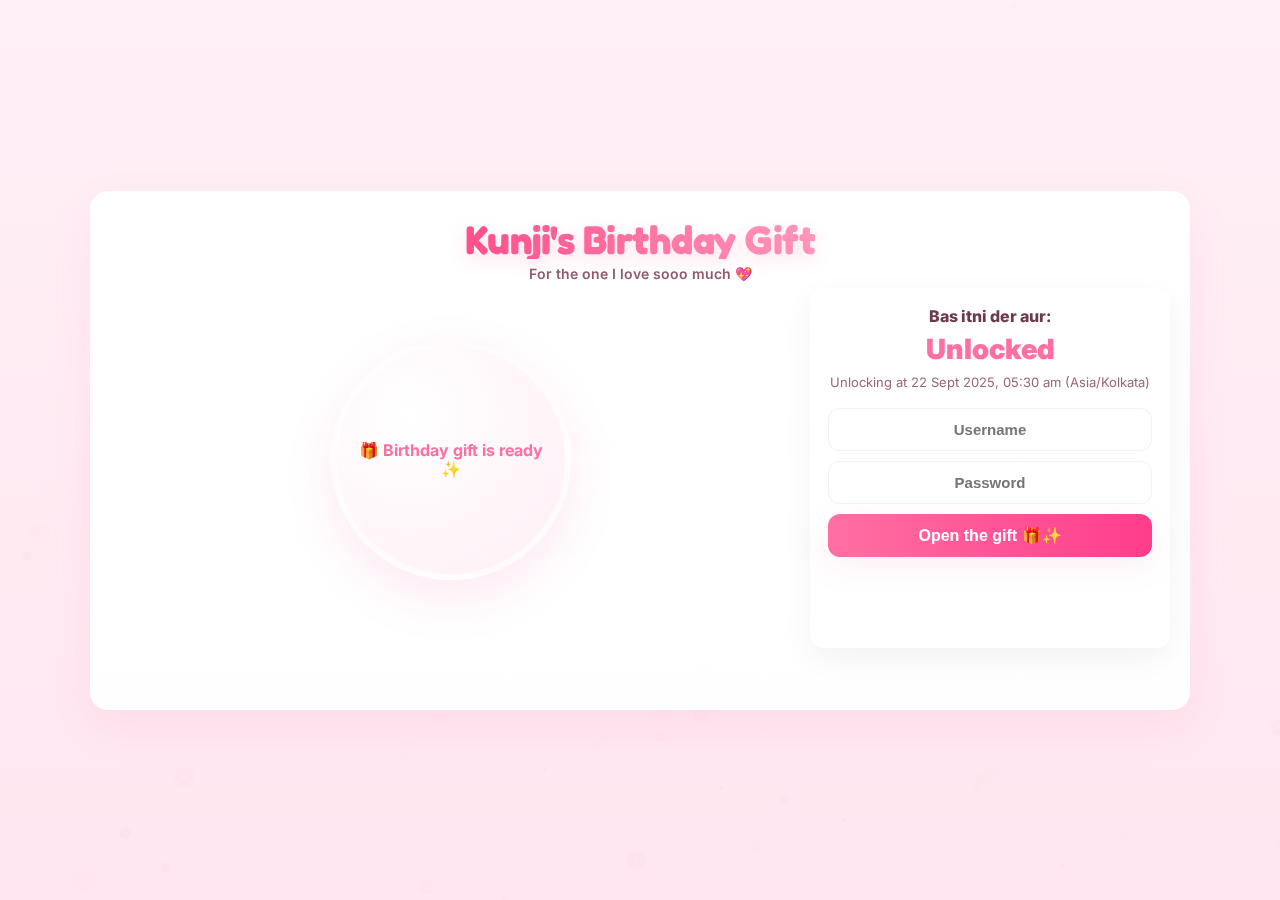
<file: index.html>
<!doctype html>
<html lang="en">
<head>
  <meta charset="utf-8" />
  <meta name="viewport" content="width=device-width,initial-scale=1,viewport-fit=cover" />
  <title>Birthday ✨</title>
  <link href="https://fonts.googleapis.com/css2?family=Fredoka+One&family=Inter:wght@300;400;600;700&display=swap" rel="stylesheet">
  <link rel="stylesheet" href="style.css">
</head>
<body>
  <!-- Animated background canvas (keeps your existing canvas id) -->
  <canvas id="bgCanvas"></canvas>

  <main class="wrap" role="main">
    <section class="card" aria-labelledby="siteTitle">
      <header class="toprow">
        <h1 id="siteTitle" class="logo">Kunji's Birthday Gift</h1>
        <div class="sub">For the one I love sooo much <span aria-hidden>💖</span></div>
      </header>

      <div class="portal-area">
        <div class="scene" aria-hidden="false">
          <div class="door-wrap" id="doorWrap">
            <!-- decorative ring stays for animation -->
            <div class="portal-ring" id="portalRing" aria-hidden="true"></div>

            <!-- the circular gift/portal visual -->
            <div id="door" class="door" aria-hidden="false" role="img" aria-label="Birthday Portal">
              <div class="center" id="doorLabel">✨ Party karne ka time has come! ✨</div>
            </div>

            <!-- centered badge: "Birthday ka gift is ready" (hidden until unlocked by script) -->
            <div class="ready-badge" id="readyBadge" aria-hidden="true">
              <div class="ready-emoji">🎉</div>
              <div class="ready-text">Birthday ka gift is ready ✨</div>
            </div>
          </div>

          <!-- sparkles container (animated via CSS) -->
          <div class="sparkles" id="sparkles" aria-hidden="true">
            <span class="s s1"></span><span class="s s2"></span><span class="s s3"></span>
            <span class="s s4"></span><span class="s s5"></span><span class="s s6"></span>
          </div>
        </div>

        <aside class="controls" aria-label="Gift controls">
          <div class="statusRow">
            <div>
              <!-- friendly copy: "Gift Countdown" -->
              <div class="bigtxt">Bas itni der aur:</div>
              <div class="count" id="statusText">00:00:00</div>
              <div class="opens" id="opensText">Opens at 12:00 AM </div>
            </div>
          </div>

          <form id="loginForm" class="login" aria-label="Login to portal" onsubmit="return false;">
            <input id="userInput" class="inp" placeholder="Username" autocomplete="off" inputmode="text" />
            <input id="passInput" class="inp" type="password" placeholder="Password" inputmode="text" />
            <button id="loginBtn" class="btn" aria-label="Enter the portal">Open the gift 🎁✨</button>

            <div id="msgContainer" class="msgContainer" aria-live="polite">
              <div id="msgInfo" class="msg info" role="status"></div>
              <div id="msgSuccess" class="msg success" role="status"></div>
              <div id="msgErr" class="msg error" role="alert"></div>
            </div>
          </form>

          <div class="video-wrap" id="videoWrap" aria-hidden="true"></div>
        </aside>
      </div>
    </section>
  </main>

  <script src="script.js"></script>
</body>
</html>
</file>
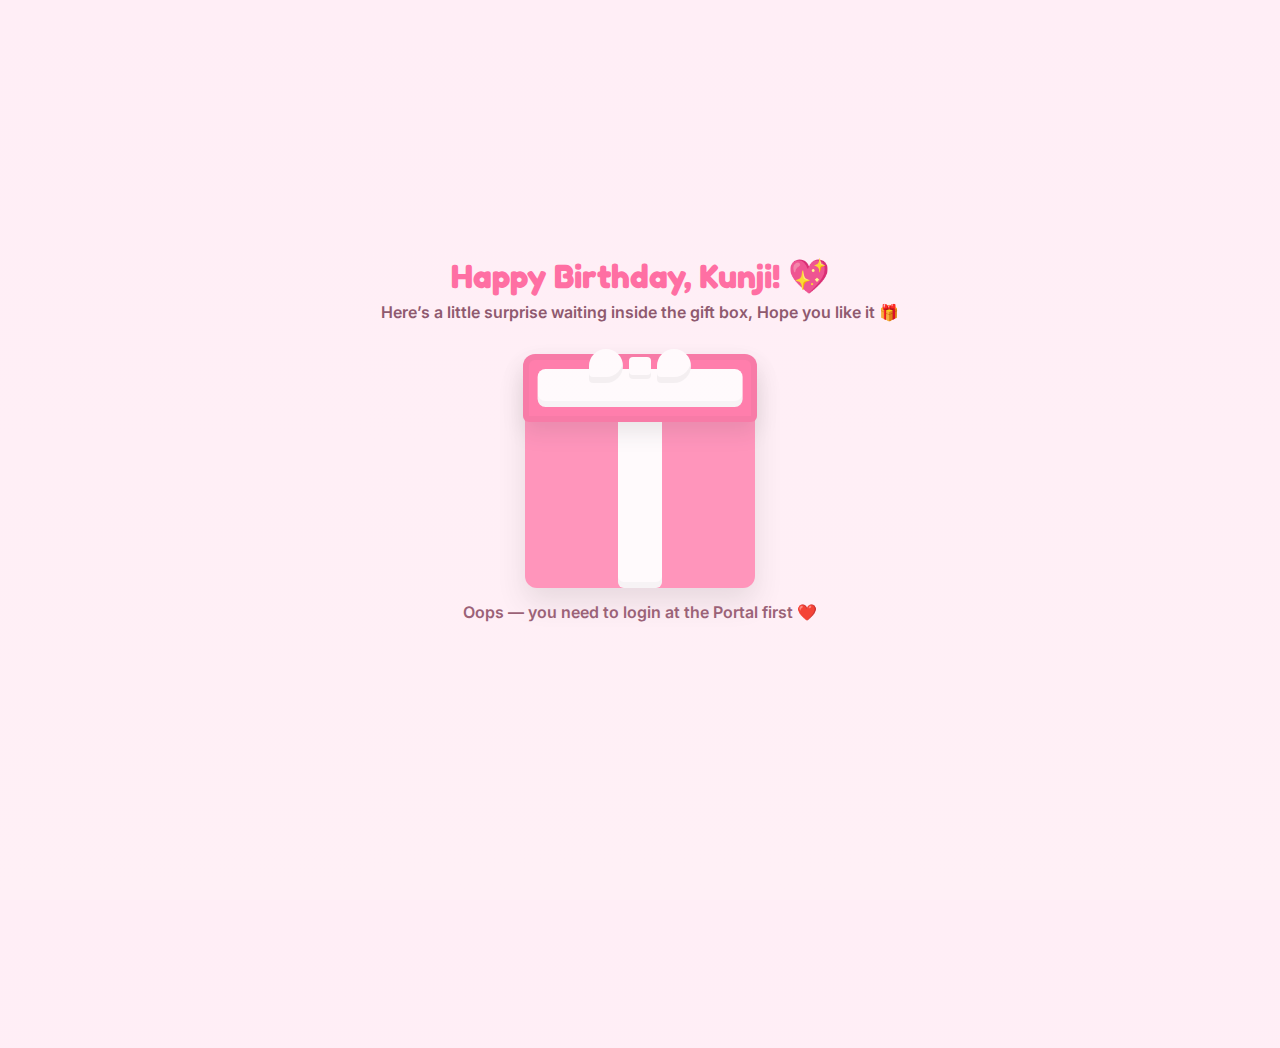
<file: bday.html>
<!doctype html>
<html lang="en">
<head>
  <meta charset="utf-8" />
  <meta name="viewport" content="width=device-width,initial-scale=1" />
  <title>Happy Birthday ✨</title>
  <link href="https://fonts.googleapis.com/css2?family=Fredoka+One&family=Inter:wght@400;600;700&display=swap" rel="stylesheet">
  <style>
    :root{
      --bg1:#fff0f6;
      --accent:#ff6fa3;
      --lid:#ff4f8d;
      --ribbon:#ffffff;
      --text:#6b4052;
      --card-shadow: 0 14px 28px rgba(0,0,0,0.13);
    }
    *{box-sizing:border-box}
    html,body{
      height:100%;margin:0;font-family:Inter,system-ui,-apple-system,'Segoe UI',Roboto;
      background:linear-gradient(180deg,#ffeef6,#fff0f6);
      color:var(--text);
      display:flex;align-items:center;justify-content:center;padding:18px;overflow:hidden;
    }
    .wrap{width:100%;max-width:980px;text-align:center;padding-bottom:30px}
    h1{font-family:'Fredoka One',cursive;color:var(--accent);font-size:2.1rem;margin:6px 0 6px}
    p{margin:0 0 18px;color:#8f5a6f;font-weight:600}

    /* balloons (background, not blocking) */
    .balloons{position:absolute;inset:0;pointer-events:none;z-index:1}
    .balloon{position:absolute;bottom:-120px;width:54px;height:74px;border-radius:50%/60% 60% 40% 40%;box-shadow:inset -6px -10px rgba(0,0,0,0.08);animation:floatUp linear infinite}
    .balloon::after{content:'';position:absolute;left:50%;transform:translateX(-50%);width:2px;height:40px;background:rgba(0,0,0,0.12);top:62px;border-radius:2px}
    @keyframes floatUp{0%{transform:translateY(0)}100%{transform:translateY(-120vh)}}
    .balloons.paused .balloon{animation-play-state:paused;opacity:0;transition:opacity 600ms ease}

    /* gift area */
    .gift-wrap{display:flex;justify-content:center;align-items:center;margin-top:4vh;z-index:2;position:relative}
    .gift{
      width:230px;height:230px;position:relative;cursor:pointer;perspective:900px;display:inline-block;outline:none;
      -webkit-tap-highlight-color: transparent;
    }

    /* bottom box */
    .box{
      width:100%;height:100%;
      background:var(--accent);
      border-radius:12px;
      box-shadow:var(--card-shadow);
      position:absolute;bottom:0;z-index:1;overflow:hidden;
      display:flex;align-items:center;justify-content:center;
    }

    /* vertical ribbon sits visually centered and is a bit thicker */
    .ribbon-vert{
      position:absolute;
      left:50%;top:0;bottom:0;
      width:44px; /* increased width for visible ribbon */
      background:var(--ribbon);
      transform:translateX(-50%);
      border-radius:6px;
      z-index:2;
      box-shadow:inset 0 -6px rgba(0,0,0,0.04);
    }

    /* lid (on top) - lid includes horizontal ribbon and bow */
    .lid{
      width:102%; /* slightly wider to cover edges and look natural */
      left:-1%;
      height:68px;
      background:var(--lid);
      position:absolute;top:-4px;
      border-radius:12px 12px 6px 6px;
      transform-origin:bottom center;
      transition:transform 920ms cubic-bezier(.22,.9,.3,1);
      box-shadow:0 10px 22px rgba(0,0,0,0.12);
      z-index:4;
      border:6px solid rgba(0,0,0,0.04);
      overflow:visible;
    }

    /* horizontal ribbon attached to lid (thicker, symmetric) */
    .ribbon-horiz{
      position:absolute;
      left:50%; top:50%;
      transform:translate(-50%,-50%);
      width:92%;
      height:38px; /* thicker ribbon */
      background:var(--ribbon);
      border-radius:8px;
      box-shadow:inset 0 -6px rgba(0,0,0,0.04);
      z-index:5;
    }

    /* bow sits on lid, centered; improved shape */
    .bow{
      position:absolute;left:50%;top:-12px;transform:translateX(-50%);display:flex;gap:6px;z-index:6;
      height:36px;align-items:center;justify-content:center;
    }
    .bow .loop{
      width:34px;height:34px;border-radius:50% 50% 50% 12%;background:var(--ribbon);
      transform-origin:center;box-shadow:inset 0 -6px rgba(0,0,0,0.06);
    }
    .bow .knot{
      width:22px;height:22px;border-radius:4px;background:var(--ribbon);box-shadow:inset 0 -4px rgba(0,0,0,0.06);
      transform:translateY(2px);
    }

    /* lid open transform */
    .gift.open .lid{
      transform:rotateX(160deg) rotateZ(-14deg) translateY(-24px) translateZ(0);
    }
    /* bow moves with lid because it is inside the lid element */
    .gift.open .lid .bow{ /* slight extra tilt if desired */ transform:translateX(-50%) rotate(-6deg); }

    /* hint text */
    .hint{margin-top:14px;color:#9b6277;font-weight:600;z-index:2;position:relative}

    /* video reveal slides up from box interior */
    .video-wrap{
      margin-top:18px;display:none;justify-content:center;z-index:3;position:relative;
      flex-direction:column;align-items:center;
      opacity:0;transform:translateY(48px);
      transition:opacity .9s ease, transform .9s ease;
    }
    .video-wrap.show{display:flex;opacity:1;transform:translateY(0)}
    .video-iframe{
      width:92%;max-width:820px;height:52vw;max-height:520px;border-radius:12px;border:0;
      box-shadow:0 18px 48px rgba(0,0,0,0.12);z-index:3;background:#000;
    }

    /* actions (download) - keep centered, responsive */
    .actions{margin-top:16px;display:flex;justify-content:center;z-index:3;flex-wrap:wrap;gap:12px}
    .btn{
      padding:10px 16px;border-radius:12px;border:0;
      background:linear-gradient(90deg,var(--accent),#ff3d8b);
      color:white;font-weight:700;cursor:pointer;text-decoration:none;display:inline-block;
      box-shadow:0 8px 24px rgba(255,105,180,0.12);
    }
    .link-muted{padding:10px 14px;border-radius:12px;border:1px solid rgba(0,0,0,0.06);background:white;color:#7a4d63;font-weight:700;text-decoration:none}

    @media(max-width:880px){
      .gift{width:170px;height:170px}
      .lid{height:56px}
      .ribbon-vert{width:36px}
      .ribbon-horiz{height:32px}
      .bow .loop{width:28px;height:28px}
      .video-iframe{height:56vw;max-height:360px}
    }
  </style>
</head>
<body>
  <div class="wrap">
    <h1>Happy Birthday, Kunji! 💖</h1>
    <p>Here’s a little surprise waiting inside the gift box, Hope you like it 🎁</p>

    <!-- decorative balloons -->
    <div class="balloons" id="balloons">
      <div class="balloon" style="left:6%;background:#ff6fa3;animation-duration:9s;animation-delay:0s"></div>
      <div class="balloon" style="left:22%;background:#f5a623;animation-duration:10s;animation-delay:1.2s"></div>
      <div class="balloon" style="left:42%;background:#7ed321;animation-duration:11s;animation-delay:0.6s"></div>
      <div class="balloon" style="left:62%;background:#50e3c2;animation-duration:9.6s;animation-delay:2.0s"></div>
      <div class="balloon" style="left:82%;background:#bd10e0;animation-duration:12s;animation-delay:1.0s"></div>
    </div>

    <!-- gift -->
    <div class="gift-wrap">
      <div class="gift" id="gift" role="button" tabindex="0" aria-label="Open gift">
        <div class="lid" id="lid">
          <div class="ribbon-horiz"></div>
          <div class="bow">
            <div class="loop"></div>
            <div class="knot"></div>
            <div class="loop"></div>
          </div>
        </div>

        <div class="box">
          <div class="ribbon-vert"></div>
        </div>
      </div>
    </div>

    <div class="hint" id="hint">Tap the gift to open it 🎁✨</div>

    <!-- video + download -->
    <div class="video-wrap" id="videoWrap" aria-hidden="true">
      <iframe id="drivePlayer" class="video-iframe" src="" allow="autoplay; encrypted-media; picture-in-picture" allowfullscreen></iframe>

      <div class="actions" id="actions" style="display:none">
        <a id="downloadBtn" class="btn" href="#" target="_blank" rel="noopener">⬇️ Download Video</a>
        <a id="openDrive" class="link-muted" href="#" target="_blank" rel="noopener">Open in Drive</a>
      </div>
    </div>
  </div>

<script>
  // CONFIG: your drive file id from earlier
  const DRIVE_FILE_ID = "1K4eSyBg9_yUMyxKIgUhBN0c8zx1GSXE2";

  // nodes
  const gift = document.getElementById('gift');
  const lid = document.getElementById('lid');
  const videoWrap = document.getElementById('videoWrap');
  const drivePlayer = document.getElementById('drivePlayer');
  const hint = document.getElementById('hint');
  const actions = document.getElementById('actions');
  const downloadBtn = document.getElementById('downloadBtn');
  const openDrive = document.getElementById('openDrive');
  const balloons = document.getElementById('balloons');

  function hasAccess(){
    try { return sessionStorage.getItem('portal_unlocked') === '1'; }
    catch(e){ return false; }
  }

  function denyAccess(){
    hint.textContent = "Oops — you need to login at the Portal first ❤️";
    gift.style.pointerEvents = 'none';
    gift.style.opacity = 0.7;
    if(balloons) balloons.classList.add('paused');
  }

  function openGift(){
    if(gift.classList.contains('open')) return;
    gift.classList.add('open');

    // pause/fade balloons
    if(balloons) balloons.classList.add('paused');

    // reveal video after lid tilt
    setTimeout(()=> {
      drivePlayer.src = `https://drive.google.com/file/d/${DRIVE_FILE_ID}/preview`;
      videoWrap.classList.add('show');
      videoWrap.setAttribute('aria-hidden','false');

      // show actions and links
      downloadBtn.href = `https://drive.google.com/uc?export=download&id=${DRIVE_FILE_ID}`;
      openDrive.href = `https://drive.google.com/file/d/${DRIVE_FILE_ID}/view`;
      actions.style.display = 'flex';

      hint.textContent = "Enjoy your surprise 💕";

      // clear session flag so refresh won't auto-open again (optional)
      try { sessionStorage.removeItem('portal_unlocked'); } catch(e){}
    }, 920);
  }

  // click & keyboard
  gift.addEventListener('click', ()=>{
    if(!hasAccess()){ denyAccess(); return; }
    openGift();
  });
  gift.addEventListener('keydown', (e)=>{
    if(e.key === 'Enter' || e.key === ' '){
      e.preventDefault();
      if(!hasAccess()){ denyAccess(); return; }
      openGift();
    }
  });

 // only check access, don’t auto-open
window.addEventListener('load', ()=>{
  if(!hasAccess()){
    setTimeout(()=> denyAccess(), 300);
  }
});

</script>
</body>
</html>
</file>
<file: style.css>
:root{
  --bg1:#fff0f6; --bg2:#ffe6f0;
  --accent:#ff6fa3; --accent-600:#ff3d8b;
  --muted:#f6dfe6; --card:#ffffff;
  --text:#6b4052; --soft-shadow: 0 16px 40px rgba(255,105,180,0.10);
  --glass: rgba(255,255,255,0.85);
  --radius:18px;
  --break:880px;
}

/* base */
*{box-sizing:border-box;-webkit-tap-highlight-color:transparent}
html,body{height:100%;margin:0;font-family:Inter,Comfortaa,system-ui,-apple-system,'Segoe UI',Roboto,'Helvetica Neue',Arial;color:var(--text);background:linear-gradient(180deg,var(--bg1),var(--bg2));-webkit-font-smoothing:antialiased}
#bgCanvas{position:fixed;left:0;top:0;width:100%;height:100%;z-index:0;pointer-events:none}

/* layout */
.wrap{min-height:100vh;display:flex;align-items:center;justify-content:center;padding:18px;position:relative;z-index:1}
.card{width:100%;max-width:1100px;background:linear-gradient(180deg,rgba(255,255,255,0.98),rgba(255,255,255,0.96));border-radius:var(--radius);padding:28px 20px 62px 20px;box-shadow:var(--soft-shadow);overflow:hidden;position:relative}

/* header - center the title and make it the hero */
.toprow{display:flex;flex-direction:column;align-items:center;justify-content:center;gap:6px;margin-bottom:6px}
.logo{
  font-family:'Fredoka One',cursive;
  font-size:40px; /* bigger hero size */
  margin:0;
  line-height:1;
  /* gradient text */
  background: linear-gradient(90deg, #ff4f8b, #ff9bbf);
  -webkit-background-clip: text;
  -webkit-text-fill-color: transparent;
  text-shadow: 0 6px 18px rgba(255,100,150,0.18);
  letter-spacing: -0.5px;
}
.sub{font-weight:600;color:#8f5a6f;font-size:14px}

/* main grid */
.portal-area{display:flex;gap:18px;align-items:stretch}
.scene{flex:1;display:flex;align-items:center;justify-content:center;position:relative;padding:24px 14px 40px 14px;height:360px}
.controls{width:360px;padding:18px;border-radius:14px;background:linear-gradient(180deg,rgba(255,255,255,0.99),rgba(255,255,255,0.98));box-shadow:0 10px 30px rgba(0,0,0,0.05);display:flex;flex-direction:column;align-items:stretch;justify-content:flex-start}

/* portal visuals */
.door-wrap{position:relative;display:flex;align-items:center;justify-content:center;width:100%}

/* REMOVE the big blurred ring */
.portal-ring{display:none !important;}

.door{width:240px;height:240px;border-radius:50%;background:radial-gradient(circle at 32% 30%, #fff,#ffeff6);border:6px solid rgba(255,255,255,0.6);box-shadow:0 18px 48px rgba(255,105,180,0.14);display:flex;align-items:center;justify-content:center;transition:transform .45s cubic-bezier(.2,.9,.3,1);z-index:2}
.door:hover{transform:scale(1.02) translateY(-2px)}
.door .center{font-weight:700;color:var(--accent);text-align:center;padding:18px;line-height:1.2;font-size:16px}

/* ready badge (centered near card bottom now) */
.ready-badge{
  position:absolute;
  left:50%;
  bottom:28px;
  transform:translateX(-50%) scale(.98);
  z-index:4;
  background:linear-gradient(180deg,rgba(255,255,255,0.95),rgba(255,255,255,0.92));
  padding:12px 18px;border-radius:999px;box-shadow:0 18px 40px rgba(255,105,180,0.06);display:flex;align-items:center;gap:10px;opacity:0;pointer-events:none;
  transition:all .6s cubic-bezier(.2,.9,.3,1);
  backdrop-filter: blur(6px);
  border: 1px solid rgba(255,120,170,0.06);
}
.ready-badge.show{
  opacity:1;transform:translateX(-50%) scale(1);animation:badgePop .6s cubic-bezier(.2,.9,.3,1) both;
  box-shadow: 0 20px 50px rgba(255,90,140,0.10), 0 6px 18px rgba(255,120,170,0.05);
}
@keyframes badgePop{0%{transform:translateX(-50%) scale(.72);opacity:0}70%{transform:translateX(-50%) scale(1.06)}100%{transform:translateX(-50%) scale(1);opacity:1}}
.ready-emoji{font-size:18px}
.ready-text{color:#c63a73;font-weight:800;font-size:15px;letter-spacing:0.2px}
.ready-badge.show::after{
  content:"";
  position:absolute;
  left:50%; top:50%;
  width:200%; height:200%;
  transform:translate(-50%,-50%);
  border-radius:50%;
  background: radial-gradient(circle, rgba(255,145,185,0.12), rgba(255,145,185,0));
  z-index:-1;
  animation:glowPulse 1.6s ease-out infinite;
}
@keyframes glowPulse{
  0%{opacity:0.0; transform:translate(-50%,-50%) scale(.9)}
  50%{opacity:0.9; transform:translate(-50%,-50%) scale(1.02)}
  100%{opacity:0; transform:translate(-50%,-50%) scale(1.12)}
}

/* sparkles */
.sparkles{position:absolute;inset:0;pointer-events:none;z-index:1}
.sparkles .s{position:absolute;width:8px;height:8px;border-radius:50%;background:rgba(255,255,255,0.9);box-shadow:0 0 14px rgba(255,200,230,0.7);opacity:0.0;transform:scale(.6)}
.sparkles .s1{left:16%;top:28%;animation:sp1 3.8s ease-in-out infinite}
.sparkles .s2{left:72%;top:18%;animation:sp2 4.6s ease-in-out infinite}
.sparkles .s3{left:44%;top:10%;animation:sp3 5.2s ease-in-out infinite}
.sparkles .s4{left:30%;top:62%;animation:sp1 4.2s ease-in-out infinite}
.sparkles .s5{left:82%;top:54%;animation:sp2 5.6s ease-in-out infinite}
.sparkles .s6{left:56%;top:42%;animation:sp3 4.8s ease-in-out infinite}
@keyframes sp1{0%{opacity:0;transform:scale(.5) translateY(6px)}30%{opacity:1;transform:scale(1.05) translateY(-6px)}70%{opacity:1;transform:scale(.9) translateY(4px)}100%{opacity:0;transform:scale(.6) translateY(0)}}
@keyframes sp2{0%{opacity:0;transform:scale(.6) translateY(4px)}30%{opacity:1;transform:scale(1.08) translateY(-8px)}70%{opacity:1;transform:scale(.92) translateY(6px)}100%{opacity:0;transform:scale(.6) translateY(0)}}
@keyframes sp3{0%{opacity:0;transform:scale(.6) translateY(2px)}30%{opacity:1;transform:scale(1.04) translateY(-4px)}70%{opacity:1;transform:scale(.95) translateY(6px)}100%{opacity:0;transform:scale(.6) translateY(0)}}

/* status + inputs */
.statusRow{text-align:center;margin-bottom:10px}
.bigtxt{font-weight:800;color:#6c3a4e}
.count{font-weight:900;font-size:28px;color:var(--accent);margin-top:6px}
.opens{font-size:13px;color:#9a657a;margin-top:8px}

.login{display:flex;flex-direction:column;gap:10px;margin-top:8px}
.inp{padding:12px;border-radius:12px;border:1px solid rgba(150,80,110,0.08);font-weight:700;font-size:15px;text-align:center;outline:none;transition:box-shadow .18s, transform .06s}
.inp:focus{box-shadow:0 8px 18px rgba(255,105,180,0.08);transform:translateY(-2px);border-color:rgba(255,105,180,0.14)}
.btn{padding:12px;border-radius:12px;border:0;background:linear-gradient(90deg,var(--accent),var(--accent-600));color:#fff;font-weight:800;font-size:16px;cursor:pointer;box-shadow:0 10px 30px rgba(255,105,180,0.10);transition:transform .12s,box-shadow .12s}
.btn:active{transform:translateY(1px) scale(.995);box-shadow:0 6px 18px rgba(255,105,180,0.08)}

/* messages */
.msgContainer{margin-top:8px;min-height:42px}
.msg{display:none;padding:10px;border-radius:10px;font-weight:700;font-size:14px;text-align:center}
.msg.info{background:linear-gradient(90deg,#fff7fb,#fff);color:#7a4d63}
.msg.success{background:linear-gradient(90deg,#f0fff6,#fff);color:#11966a}
.msg.error{background:linear-gradient(90deg,#fff5f8,#fff);color:#d73b66}
.msg.show{display:block;animation:pop .42s cubic-bezier(.2,.9,.3,1)}
@keyframes pop{0%{transform:scale(.98);opacity:0}60%{transform:scale(1.03);opacity:1}100%{transform:scale(1);opacity:1}}

/* video */
.video-wrap{margin-top:12px;display:none}
iframe,video{width:100%;height:340px;border-radius:10px;border:none}

/* floating hearts */
.floating-heart{position:fixed;bottom:0;z-index:3;pointer-events:none;font-size:20px;animation:floatUp 4.8s linear forwards}
@keyframes floatUp{0%{transform:translateY(0) scale(.9);opacity:1}100%{transform:translateY(-240px) scale(1.15);opacity:0}}

/* responsive */
@media(max-width:880px){
  .portal-area{flex-direction:column-reverse;gap:12px}
  .scene{height:300px;padding:12px 8px 80px 8px}
  .portal-ring{display:none !important;}
  .door{width:160px;height:160px;border-width:4px}
  .controls{width:100%;padding:14px}
  .count{font-size:24px}
  iframe,video{height:220px}
  .logo{font-size:30px}
  .ready-badge{bottom:20px;padding:10px 14px}
}
@media(max-width:420px){
  .door{width:140px;height:140px}
  .portal-ring{display:none !important;}
  .count{font-size:22px}
  .inp{padding:10px}
  .btn{padding:11px;font-size:15px}
  .logo{font-size:26px}
  .card{padding-bottom:72px}
}

/* ensure the canvas stays behind content and pointer-events are off */
#bgCanvas{
  position:fixed;
  left:0;
  top:0;
  width:100%;
  height:100%;
  z-index:0;
  pointer-events:none;
  will-change:transform;
}

/* Respect reduced motion: hide background animation in this case */
@media (prefers-reduced-motion: reduce) {
  #bgCanvas { display:none !important; }
}
</file>
